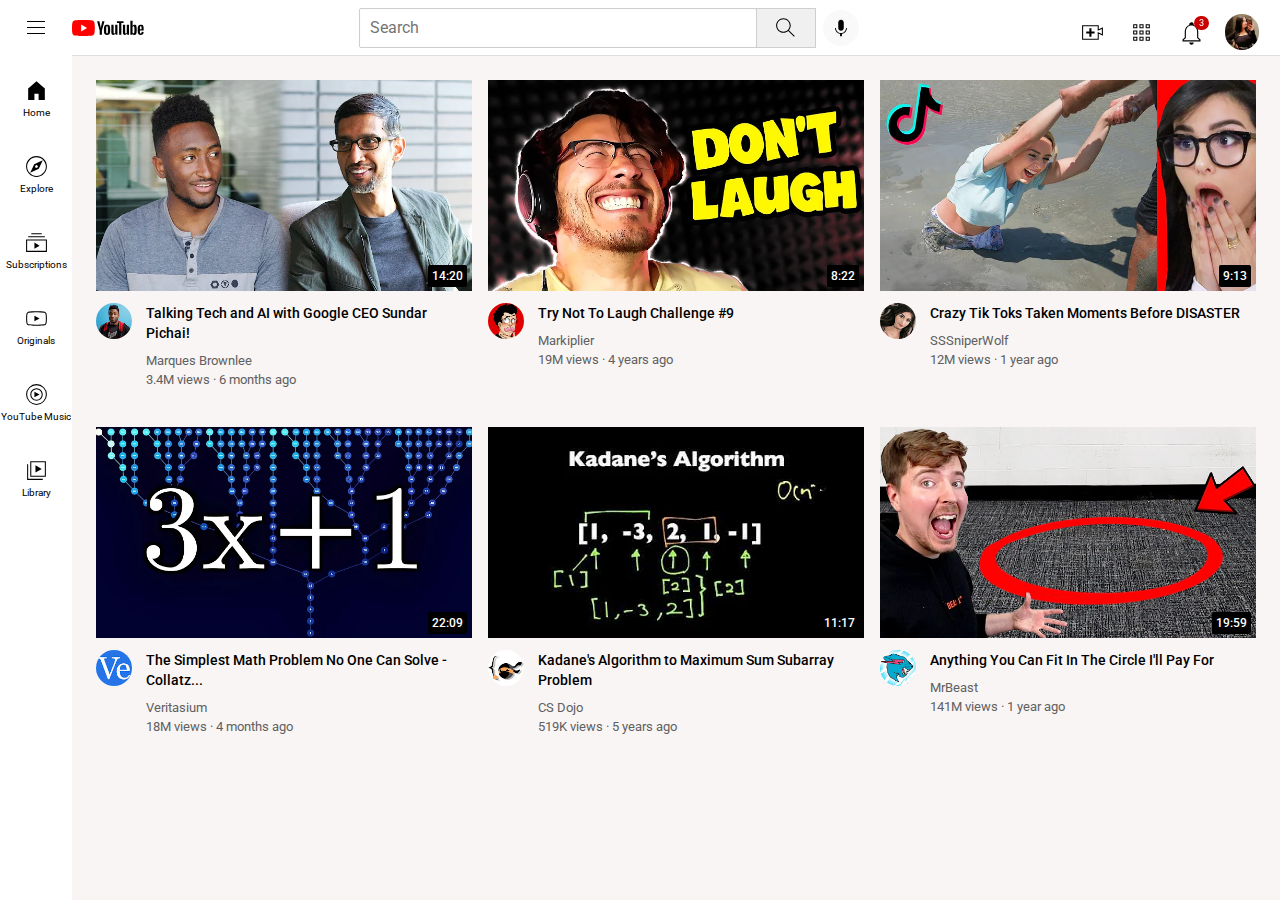
<file: index.html>
<!DOCTYPE html>
<html>
    <head>
        <title>youtube.com clone</title>

        <link rel="preconnect" href="https://fonts.googleapis.com">
        <link rel="preconnect" href="https://fonts.gstatic.com" crossorigin>
           <link href="https://fonts.googleapis.com/css2?family=Roboto:ital,wght@0,100;0,300;0,400;0,500;0,700;0,900;1,100;1,300;1,400;1,500;1,700;1,900&display=swap" rel="stylesheet">
    
           <link rel="stylesheet" href="styles/general.css">
           <link rel="stylesheet" href="styles/header.css">
           <link rel="stylesheet" href="styles/video.css">
           <link rel="stylesheet" href="styles/sidebar.css">
    </head>
    <body>
        <div class="header">
            <div class="left-section">
                <img class="hamburger-menu"
                src="icons/hamburger-menu.svg">
                <img class="youtube-logo.svg"
                src="icons/youtube-logo.svg">
            </div>
            <div class="middle-section">
                <input  class=" search-bar" type="text"
            placeholder="Search">
            <button class="search-button">
                <img class="search-icon"
                 src="icons/search.svg">
                 <div class="tooltip">search</div>
            </button> 
            <button class="voice-button">
                <img class="voice-icon"
                 src="icons/voice-search-icon.svg">
                 <div class="tooltip">search with your voice</div>
            </button>

        
            </div>
            <div class="right-section">
                <div class="upload-icon">
                <img class="upload"
                src="icons/upload.svg">
                <div class="tooltip">Create</div>
                </div>
                <div class="apps-icon">
                <img class="apps"
                 src="icons/youtube-apps.svg">
                 <div class="tooltip">YouTube Apps</div>
                </div>
                
                <div class="notifications-icon">
                    
                 <div class="notifications-icon-container"> 
                    <img class="notifications-bell"
                    src="icons/notifications.svg">
                    <div class="tooltip">Notifications</div>
                 </div>
                 <div class="notifications-count">3</div>
                
                </div> 
                <div class="name">
                <div class="youtube-channel-icon">
                 <img class="youtube-channel"
                 src="channel.pictures/my-photo.jpg">
                 <div class="tooltip">Tanisha</div>
                </div>
                </div>
            </div> 
        </div>
        <div class="sidebar">
            <div class="sidebar-link"> 
               <img src="icons/home.svg"> 
               <div>Home</div>
            </div>
            <div class="sidebar-link">
                <img src="icons/explore.svg">
                <div>Explore</div>
            </div>
            <div class="sidebar-link">
                <img src="icons/subscriptions.svg">
                <div>Subscriptions</div> 
            </div>
            <div class="sidebar-link">
                <img src="icons/originals.svg"> 
                <div>Originals</div>
            </div>
            <div class="sidebar-link">
                <img src="icons/youtube-music.svg"> 
                <div>YouTube Music</div>
            </div>
            <div class="sidebar-link">
                <img src="icons/library.svg">
                <div>Library</div> 
            </div>

        </div>
        
        <div class="video-grid">

            <div class="video-preview">

                <div class="thumbnail-row">
                    <img class="thumbnail" src="thumbnails/thumbnail-1.webp">
                    <div class="video-time">14:20</div>
    
                </div>
            <div class="video-info-grid">
                    <div class=" channel-picture">
                        <img class="profile-picture" src="channel.pictures/channel-1.jpeg">
                    </div>
                    <div class="video-info">
                        <p class="video-title">
                            Talking Tech and AI with Google CEO Sundar Pichai!
                        </p>
                
                        <P class="video-author">
                            Marques Brownlee
                        </P>
                
                        <P class="video-stats">
                            3.4M views &#183; 6 months ago
                        </P>
                    </div>
                   
                </div>   
            </div>
            <div class="video-preview">
    
                <div class="thumbnail-row">
                    <img class="thumbnail" src="thumbnails/thumbnail-2.webp">
                    <div class="video-time">8:22</div>
    
                </div>
            <div class="video-info-grid">
                    <div class=" channel-picture">
                        <img class="profile-picture" src="channel.pictures/channel-2.jpeg">
                    </div>
                    <div class="video-info">
                        <p class="video-title">
                            Try Not To Laugh Challenge #9
                        </p>
                
                        <P class="video-author">
                            Markiplier
                        </P>
                
                        <P class="video-stats">
                            19M views &#183; 4 years ago
                        </P>
                    </div>
                   
                </div>   
            </div>
    
            <div class="video-preview">
    
                <div class="thumbnail-row">
                    <img class="thumbnail" src="thumbnails/thumbnail-3.webp">
                    <div class="video-time">9:13</div>
    
                </div>
            <div class="video-info-grid">
                    <div class=" channel-picture">
                        <img class="profile-picture" src="channel.pictures/channel-3.jpeg">
                    </div>
                    <div class="video-info">
                        <p class="video-title">
                            Crazy Tik Toks Taken Moments Before DISASTER
                        </p>
                
                        <P class="video-author">
                            SSSniperWolf
                        </P>
                
                        <P class="video-stats">
                            12M views &#183; 1 year ago
                        </P>
                    </div>
                   
                </div>   
            </div>
            <div class="video-preview">
    
                <div class="thumbnail-row">
                    <img class="thumbnail" src="thumbnails/thumbnail-4.webp">
                    <div class="video-time">22:09</div>
    
                </div>
            <div class="video-info-grid">
                    <div class=" channel-picture">
                        <img class="profile-picture" src="channel.pictures/channel-4.jpeg">
                    </div>
                    <div class="video-info">
                        <p class="video-title">
                            The Simplest Math Problem No One Can Solve - Collatz...
                        </p>
                
                        <P class="video-author">
                            Veritasium
                        </P>
                
                        <P class="video-stats">
                            18M views &#183; 4 months ago
                        </P>
                    </div>
                   
                </div>   
            </div>
    
            <div class="video-preview">
    
                <div class="thumbnail-row">
                    <img class="thumbnail" src="thumbnails/thumbnail-5.webp">
                    <div class="video-time">11:17</div>
    
                </div>
            <div class="video-info-grid">
                    <div class=" channel-picture">
                        <img class="profile-picture" src="channel.pictures/channel-5.jpeg">
                    </div>
                    <div class="video-info">
                        <p class="video-title">
                            Kadane's Algorithm to Maximum Sum Subarray Problem
                        </p>
                
                        <P class="video-author">
                            CS Dojo
                        </P>
                
                        <P class="video-stats">
                            519K views &#183; 5 years ago
                        </P>
                    </div>
                   
                </div>   
            </div>
            <div class="video-preview">
    
                <div class="thumbnail-row">
                    <img class="thumbnail" src="thumbnails/thumbnail-6.webp">
                    <div class="video-time">19:59</div>
    
                </div>
            <div class="video-info-grid">
                    <div class=" channel-picture">
                        <img class="profile-picture" src="channel.pictures/channel-6.jpeg">
                    </div>
                    <div class="video-info">
                        <p class="video-title">
                            
                          Anything You Can Fit In The Circle I'll Pay For
                        </p>
                
                        <P class="video-author">
                            MrBeast
                        </P>
                
                        <P class="video-stats">
                            141M views &#183; 1 year ago
                        </P>
                    </div>
                   
                </div>   
            </div>

        </div>
        
        
    </body>
</html>
</file>
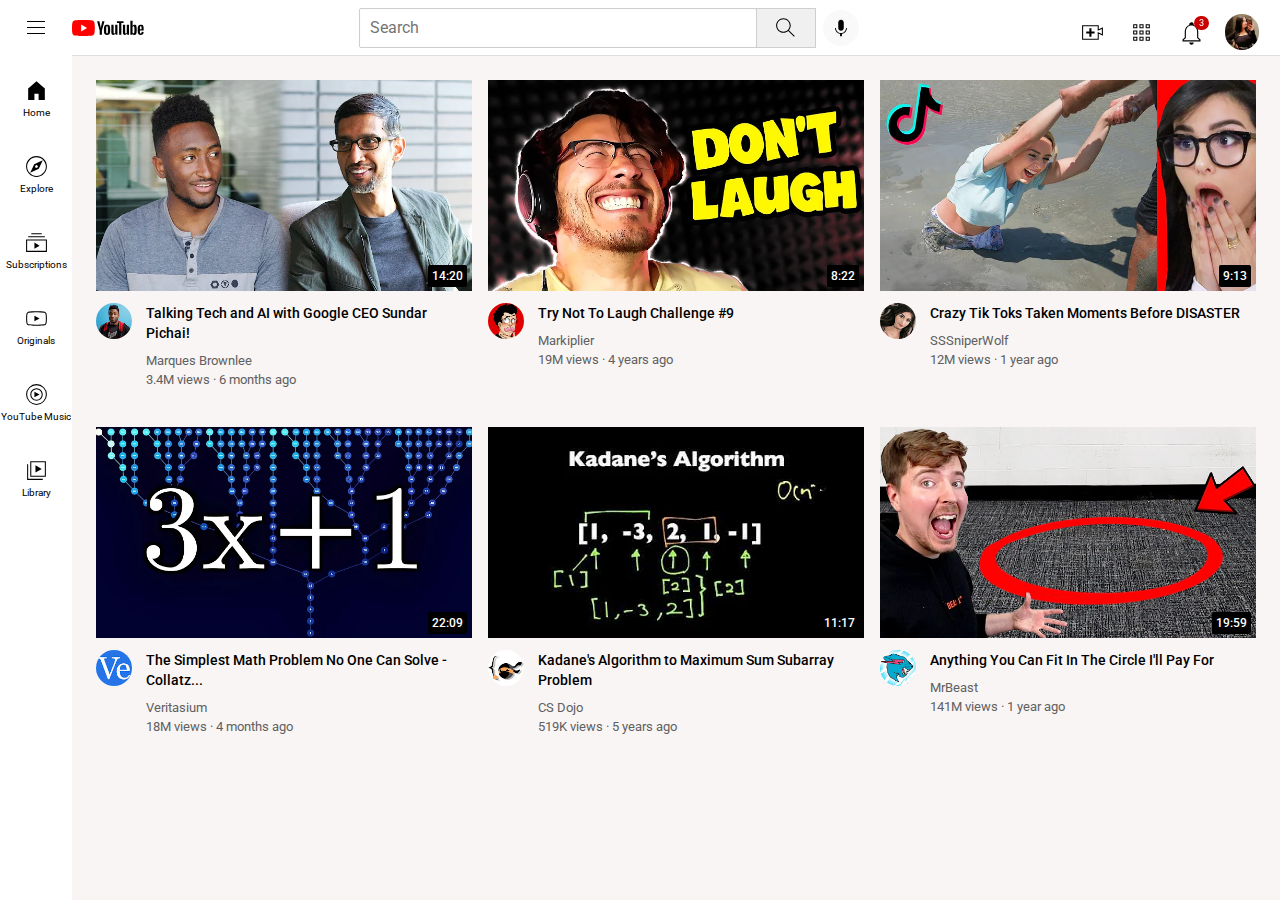
<file: youtube.html>
<!DOCTYPE html>
<html>
    <head>
        <title>youtube.com clone</title>

        <link rel="preconnect" href="https://fonts.googleapis.com">
        <link rel="preconnect" href="https://fonts.gstatic.com" crossorigin>
           <link href="https://fonts.googleapis.com/css2?family=Roboto:ital,wght@0,100;0,300;0,400;0,500;0,700;0,900;1,100;1,300;1,400;1,500;1,700;1,900&display=swap" rel="stylesheet">
    
           <link rel="stylesheet" href="styles/general.css">
           <link rel="stylesheet" href="styles/header.css">
           <link rel="stylesheet" href="styles/video.css">
           <link rel="stylesheet" href="styles/sidebar.css">
    </head>
    <body>
        <div class="header">
            <div class="left-section">
                <img class="hamburger-menu"
                src="icons/hamburger-menu.svg">
                <img class="youtube-logo.svg"
                src="icons/youtube-logo.svg">
            </div>
            <div class="middle-section">
                <input  class=" search-bar" type="text"
            placeholder="Search">
            <button class="search-button">
                <img class="search-icon"
                 src="icons/search.svg">
                 <div class="tooltip">search</div>
            </button> 
            <button class="voice-button">
                <img class="voice-icon"
                 src="icons/voice-search-icon.svg">
                 <div class="tooltip">search with your voice</div>
            </button>

        
            </div>
            <div class="right-section">
                <div class="upload-icon">
                <img class="upload"
                src="icons/upload.svg">
                <div class="tooltip">Create</div>
                </div>
                <div class="apps-icon">
                <img class="apps"
                 src="icons/youtube-apps.svg">
                 <div class="tooltip">YouTube Apps</div>
                </div>
                
                <div class="notifications-icon">
                    
                 <div class="notifications-icon-container"> 
                    <img class="notifications-bell"
                    src="icons/notifications.svg">
                    <div class="tooltip">Notifications</div>
                 </div>
                 <div class="notifications-count">3</div>
                
                </div> 
                <div class="name">
                <div class="youtube-channel-icon">
                 <img class="youtube-channel"
                 src="channel.pictures/my-photo.jpg">
                 <div class="tooltip">Tanisha</div>
                </div>
                </div>
            </div> 
        </div>
        <div class="sidebar">
            <div class="sidebar-link"> 
               <img src="icons/home.svg"> 
               <div>Home</div>
            </div>
            <div class="sidebar-link">
                <img src="icons/explore.svg">
                <div>Explore</div>
            </div>
            <div class="sidebar-link">
                <img src="icons/subscriptions.svg">
                <div>Subscriptions</div> 
            </div>
            <div class="sidebar-link">
                <img src="icons/originals.svg"> 
                <div>Originals</div>
            </div>
            <div class="sidebar-link">
                <img src="icons/youtube-music.svg"> 
                <div>YouTube Music</div>
            </div>
            <div class="sidebar-link">
                <img src="icons/library.svg">
                <div>Library</div> 
            </div>

        </div>
        
        <div class="video-grid">

            <div class="video-preview">

                <div class="thumbnail-row">
                    <img class="thumbnail" src="thumbnails/thumbnail-1.webp">
                    <div class="video-time">14:20</div>
    
                </div>
            <div class="video-info-grid">
                    <div class=" channel-picture">
                        <img class="profile-picture" src="channel.pictures/channel-1.jpeg">
                    </div>
                    <div class="video-info">
                        <p class="video-title">
                            Talking Tech and AI with Google CEO Sundar Pichai!
                        </p>
                
                        <P class="video-author">
                            Marques Brownlee
                        </P>
                
                        <P class="video-stats">
                            3.4M views &#183; 6 months ago
                        </P>
                    </div>
                   
                </div>   
            </div>
            <div class="video-preview">
    
                <div class="thumbnail-row">
                    <img class="thumbnail" src="thumbnails/thumbnail-2.webp">
                    <div class="video-time">8:22</div>
    
                </div>
            <div class="video-info-grid">
                    <div class=" channel-picture">
                        <img class="profile-picture" src="channel.pictures/channel-2.jpeg">
                    </div>
                    <div class="video-info">
                        <p class="video-title">
                            Try Not To Laugh Challenge #9
                        </p>
                
                        <P class="video-author">
                            Markiplier
                        </P>
                
                        <P class="video-stats">
                            19M views &#183; 4 years ago
                        </P>
                    </div>
                   
                </div>   
            </div>
    
            <div class="video-preview">
    
                <div class="thumbnail-row">
                    <img class="thumbnail" src="thumbnails/thumbnail-3.webp">
                    <div class="video-time">9:13</div>
    
                </div>
            <div class="video-info-grid">
                    <div class=" channel-picture">
                        <img class="profile-picture" src="channel.pictures/channel-3.jpeg">
                    </div>
                    <div class="video-info">
                        <p class="video-title">
                            Crazy Tik Toks Taken Moments Before DISASTER
                        </p>
                
                        <P class="video-author">
                            SSSniperWolf
                        </P>
                
                        <P class="video-stats">
                            12M views &#183; 1 year ago
                        </P>
                    </div>
                   
                </div>   
            </div>
            <div class="video-preview">
    
                <div class="thumbnail-row">
                    <img class="thumbnail" src="thumbnails/thumbnail-4.webp">
                    <div class="video-time">22:09</div>
    
                </div>
            <div class="video-info-grid">
                    <div class=" channel-picture">
                        <img class="profile-picture" src="channel.pictures/channel-4.jpeg">
                    </div>
                    <div class="video-info">
                        <p class="video-title">
                            The Simplest Math Problem No One Can Solve - Collatz...
                        </p>
                
                        <P class="video-author">
                            Veritasium
                        </P>
                
                        <P class="video-stats">
                            18M views &#183; 4 months ago
                        </P>
                    </div>
                   
                </div>   
            </div>
    
            <div class="video-preview">
    
                <div class="thumbnail-row">
                    <img class="thumbnail" src="thumbnails/thumbnail-5.webp">
                    <div class="video-time">11:17</div>
    
                </div>
            <div class="video-info-grid">
                    <div class=" channel-picture">
                        <img class="profile-picture" src="channel.pictures/channel-5.jpeg">
                    </div>
                    <div class="video-info">
                        <p class="video-title">
                            Kadane's Algorithm to Maximum Sum Subarray Problem
                        </p>
                
                        <P class="video-author">
                            CS Dojo
                        </P>
                
                        <P class="video-stats">
                            519K views &#183; 5 years ago
                        </P>
                    </div>
                   
                </div>   
            </div>
            <div class="video-preview">
    
                <div class="thumbnail-row">
                    <img class="thumbnail" src="thumbnails/thumbnail-6.webp">
                    <div class="video-time">19:59</div>
    
                </div>
            <div class="video-info-grid">
                    <div class=" channel-picture">
                        <img class="profile-picture" src="channel.pictures/channel-6.jpeg">
                    </div>
                    <div class="video-info">
                        <p class="video-title">
                            
                          Anything You Can Fit In The Circle I'll Pay For
                        </p>
                
                        <P class="video-author">
                            MrBeast
                        </P>
                
                        <P class="video-stats">
                            141M views &#183; 1 year ago
                        </P>
                    </div>
                   
                </div>   
            </div>

        </div>
        
        
    </body>
</html>
</file>
<file: styles/general.css>
p { 
    font-family: Roboto, Arial;
    margin-top: 0;
    margin-bottom: 0;
}

body{
    margin: 0;
    padding-top: 80px;
    padding-left: 96px;
    padding-right: 24px;
    background-color: rgb(249, 245, 245);
}
</file>
<file: styles/header.css>
.header {
    height: 55px;
    display: flex;
    flex-direction: row;
    justify-content: space-between;
    position: fixed;
    top: 0;
    left: 0;
    right: 0;
    z-index: 100;
    background-color: white;
    border-bottom-width: 1px;
    border-bottom-style: solid;
    border-bottom-color: rgb(223, 220, 220); 

}

.left-section{ 
     display: flex;
     align-items: center;
     margin-right: 30px;
     flex: 0;
     
}

.hamburger-menu {
    height: 24px;
    margin-left: 24px;
    margin-right: 24px;
    cursor: pointer;
}



.middle-section{
  
    flex: 1;
    margin-left: 70px;
    margin-right: 35px;
    max-width: 500px;
    display: flex;
    align-items: center;
}
.youtube-logo {
    height: 25px;
    cursor: pointer;
}

.search-bar{
    flex: 1;
    height: 36px;
    padding-left: 10px;
    font-size: 16px;
    border-width: 1px;
    border-style: solid;
    border-color: rgb(207, 206, 206);
    border-radius: 2px;
    box-shadow: inset 1px 1px 2px rgba(201, 195, 195, 0.05);
    width: 0;
}

.search-bar::placeholder {
    font-family: Roboto, Arial;
    font-size: 16px;
}

.search-button{
    height: 40px;
    width: 60px;
    background-color:  rgb(240, 240, 240);
    border-color: rgb(207, 206, 206);
    border-width: 1px;
    border-style: solid;
    margin-left: -1px;
    cursor: pointer;
    position: relative;

  
}
.search-button,
.voice-button,
.upload-icon,
.apps-icon,
.notifications-icon,
.name
 {
    display: flex;
    justify-content: center;
    align-items: center;
    position: relative;
}
.search-button .tooltip,
.voice-button .tooltip,
.upload-icon .tooltip,
.apps-icon .tooltip,
.notifications-icon .tooltip,
.name .tooltip
{
    font-size:13px;
    font-family: Roboto, Arial;
    position:absolute;
    background-color: gray;
    color: white;
    padding-top: 4px;
    padding-bottom: 4px;
    padding-left: 8px;
    padding-right: 8px;
    border-radius: 2px;
    bottom: -30px;
    opacity: 0;
    transition: opacity 0.15s;
    pointer-events: none;
    white-space: nowrap;
    

}
.search-button:hover .tooltip,
.voice-button:hover .tooltip,
.upload-icon:hover .tooltip,
.apps-icon:hover .tooltip,
.notifications-icon:hover .tooltip,
.name:hover .tooltip

{
  opacity: 1; 
  
}

.search-icon{
    height: 25px;
    margin-top: 4px;
    margin-bottom: 4px; 
}

.voice-button{
    height: 36px;
    width: 36px;
    border-radius: 25px;
    border-color:rgb(250, 249, 249);
    border-width: 1px;
    border-style: solid;
    margin-left: 7px;
    background-color: rgb(250, 249, 249);
    cursor: pointer;
  
}

.right-section{
     width: 200px;
    display: flex;
    flex-shrink: 0;

}
.upload{
    height: 25px;
    margin-top: 10px;
    margin-right:24px;
    cursor: pointer;
   
}
.apps{
    height: 25px;
    margin-top: 10px;
    margin-right: 24px;
    cursor: pointer;
 
}

.notifications-bell{
    height: 27px;
    margin-top: 15px;
    cursor: pointer;
    
}

.notifications-icon-container{
    position: relative;
    

}

.notifications-count{
    position:absolute;
    top: 16px;
    right: -4px;
    background-color: rgb(200, 0, 0);
    color: white;
    font-family: Roboto, Arial;
    font-size: 9px;
    padding-left: 5px;
    padding-right: 5px;
    padding-top: 2px;
    padding-bottom: 2px;
    border-radius: 12px;
}

.youtube-channel{
    height: 36px;
    margin-top: 12px;
    margin-left: 20px;
    cursor: pointer;
    border-radius: 18px;
   
}
</file>
<file: styles/video.css>
.thumbnail{
                width: 100%;   
            }

            .video-title{
                margin-top: 0;
                font-size: 14px;
                font-weight: 500;
                line-height: 20px;
                margin-bottom: 10px;
                cursor: pointer;
            }
             
            .profile-picture{
                width: 36px;
                border-radius: 45px;
            }

            .thumbnail-row {
                margin-bottom: 8px;
                position: relative;

            }

            .video-author {
                font-size: 13px;
                color: rgb(96, 96, 96);
                margin-bottom: 4px;
                cursor: pointer;
                 
            }

            .video-stats {
                font-size: 13px;
                color: rgb(96, 96, 96);
            }

            .video-info-grid {
                display: grid;
                grid-template-columns: 50px 1fr;
            }

            .video-grid{
                display: grid;
                grid-template-columns: 1fr 1fr 1fr;
                column-gap: 16px;
                row-gap: 40px;
            }
            @media (max-width: 750px) {
                .video-grid{
                    grid-template-columns: 1fr 1fr;
                }


            }

            .video-time{
                font-family: Roboto, Arial;
                font-size: 12px;
                font-weight:500;
                padding-left:4px;
                padding-right: 4px;
                padding-top: 4px;
                padding-bottom: 4px;
                background-color: black;
               color: white;
               position: absolute;
               bottom: 8px;
               right: 5px;
               border-radius: 2px;
            

            }
</file>
<file: styles/sidebar.css>
.sidebar{
    position: fixed;
    left:0;
    bottom: 0;
    top: 55px;
    background-color: white;
    width: 72px;
    z-index: 200;
    padding-top: 5px;
    
}

.sidebar-link{
   height: 76px;
   display: flex;
   justify-content: center;
   align-items: center;
   flex-direction: column;
   cursor: pointer;
   

}
.sidebar-link:hover{
    background-color: rgb(241, 236, 236);

}
.sidebar-link img {
    height: 25px;
    margin-bottom: 4px;
}
.sidebar-link div{
    font-family: Roboto, Arial;
    font-size: 10px;
}
</file>
